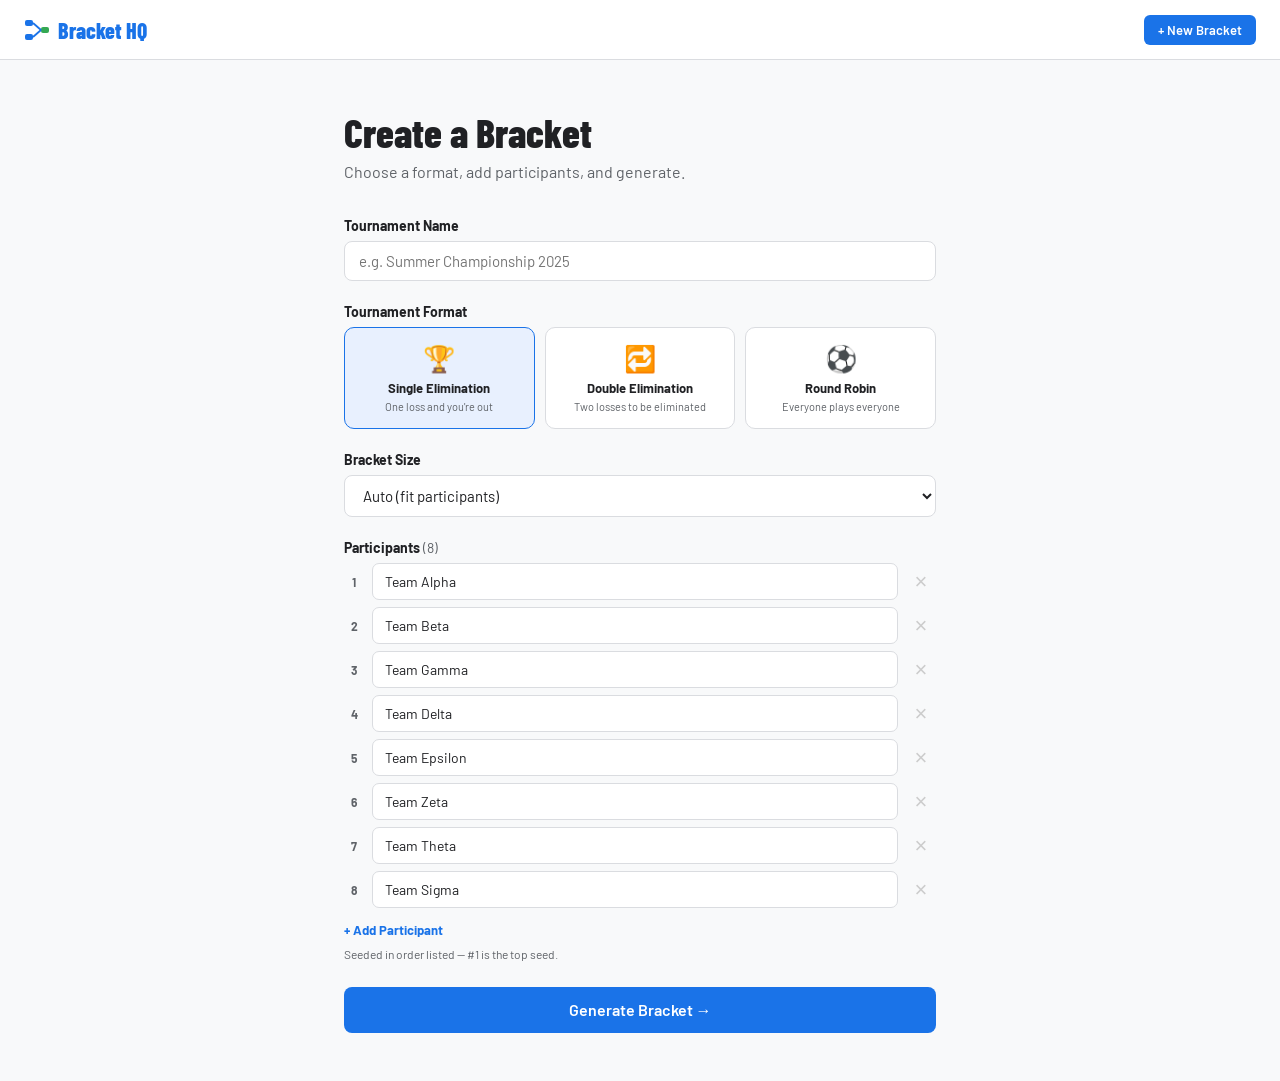
<file: bracket-maker (1).html>
<!DOCTYPE html>
<html lang="en">
<head>
<meta charset="UTF-8"/>
<meta name="viewport" content="width=device-width, initial-scale=1.0"/>
<title>Bracket HQ | Bracket Maker</title>
<link href="https://fonts.googleapis.com/css2?family=Barlow:wght@400;500;600;700;800&family=Barlow+Condensed:wght@700;800&display=swap" rel="stylesheet"/>
<style>
*,*::before,*::after{box-sizing:border-box;margin:0;padding:0}
:root{
  --blue:#1a73e8;--blue-dk:#1558b0;--blue-lt:#e8f0fe;
  --green:#34a853;--green-dk:#2d9148;--green-lt:#e6f4ea;
  --red:#ea4335;--red-lt:#fce8e6;
  --gold:#f9ab00;
  --text:#202124;--muted:#5f6368;--border:#dadce0;--card:#fff;--bg:#f8f9fa;
}
html{scroll-behavior:smooth}
body{font-family:'Barlow',sans-serif;color:var(--text);background:var(--bg);min-height:100vh}

/* NAV */
header{background:#fff;border-bottom:1px solid var(--border);height:60px;display:flex;align-items:center;position:sticky;top:0;z-index:100}
nav{width:100%;max-width:1500px;margin:0 auto;padding:0 24px;display:flex;align-items:center;gap:12px}
.logo{font-family:'Barlow Condensed',sans-serif;font-size:22px;font-weight:800;color:var(--blue);display:flex;align-items:center;gap:8px;cursor:pointer;user-select:none}
.logo svg{width:26px;height:26px;flex-shrink:0}
.sp{flex:1}
.btn{display:inline-flex;align-items:center;justify-content:center;padding:9px 20px;border-radius:6px;font-size:14px;font-weight:600;cursor:pointer;transition:all .15s;border:none;font-family:'Barlow',sans-serif}
.btn-primary{background:var(--blue);color:#fff}.btn-primary:hover{background:var(--blue-dk)}
.btn-outline{border:1.5px solid var(--border);background:#fff;color:var(--text)}.btn-outline:hover{background:#f1f3f4}
.btn-sm{padding:7px 14px;font-size:13px}

/* PAGES */
.page{display:none}.page.active{display:block}

/* SETUP */
.sw{max-width:640px;margin:0 auto;padding:48px 24px}
.sw h1{font-family:'Barlow Condensed',sans-serif;font-size:40px;font-weight:800;margin-bottom:6px}
.sw .sub{color:var(--muted);font-size:16px;margin-bottom:36px}
.fg{margin-bottom:22px}
.fg label{display:block;font-size:14px;font-weight:700;margin-bottom:7px}
.fg input,.fg select{width:100%;padding:10px 14px;border:1.5px solid var(--border);border-radius:8px;font-size:15px;font-family:'Barlow',sans-serif;color:var(--text);background:#fff;outline:none;transition:border-color .15s,box-shadow .15s}
.fg input:focus,.fg select:focus{border-color:var(--blue);box-shadow:0 0 0 3px rgba(26,115,232,.12)}
.tgrid{display:grid;grid-template-columns:repeat(3,1fr);gap:10px}
.tc{border:1.5px solid var(--border);border-radius:10px;padding:14px 10px;cursor:pointer;transition:border-color .15s,background .15s;background:#fff;text-align:center;user-select:none}
.tc:hover{border-color:#aaa;background:#f8f9fa}
.tc.sel{border-color:var(--blue);background:var(--blue-lt)}
.tc-icon{font-size:26px;margin-bottom:6px}
.tc-name{font-size:13px;font-weight:700}
.tc-desc{font-size:11px;color:var(--muted);margin-top:3px;line-height:1.4}

.plist{display:flex;flex-direction:column;gap:7px;margin-bottom:10px}
.prow{display:flex;align-items:center;gap:8px}
.pnum{font-size:12px;font-weight:700;color:var(--muted);min-width:20px;text-align:center;flex-shrink:0}
.prow input{flex:1;padding:9px 12px;border:1.5px solid var(--border);border-radius:7px;font-size:14px;font-family:'Barlow',sans-serif;color:var(--text);outline:none;transition:border-color .15s}
.prow input:focus{border-color:var(--blue)}
.rm{width:30px;height:30px;border:none;background:none;cursor:pointer;color:#ccc;font-size:22px;border-radius:4px;display:flex;align-items:center;justify-content:center;transition:color .15s,background .15s;flex-shrink:0;line-height:1;padding:0}
.rm:hover{color:var(--red);background:var(--red-lt)}
.addp{background:none;border:none;font-family:'Barlow',sans-serif;font-size:13px;font-weight:700;color:var(--blue);cursor:pointer;padding:4px 0;display:flex;align-items:center;gap:4px}
.addp:hover{opacity:.7}
.hint{font-size:12px;color:var(--muted);margin-top:5px}

/* Tab bar */
.tab-bar{border-top:1px solid var(--border);background:#fff;padding:0 16px;overflow-x:auto;white-space:nowrap}
.tab-list{display:inline-flex;gap:0;align-items:flex-end;min-width:max-content}
.tab{display:inline-flex;align-items:center;gap:8px;padding:8px 16px 9px;font-size:13px;font-weight:600;color:var(--muted);cursor:pointer;border-bottom:2.5px solid transparent;transition:color .15s,border-color .15s;user-select:none;white-space:nowrap;max-width:200px}
.tab:hover{color:var(--text)}
.tab.active{color:var(--blue);border-bottom-color:var(--blue)}
.tab-name{overflow:hidden;text-overflow:ellipsis;flex:1;min-width:0}
.tab-close{width:18px;height:18px;border-radius:50%;display:flex;align-items:center;justify-content:center;font-size:13px;line-height:1;color:var(--muted);flex-shrink:0;transition:background .12s,color .12s}
.tab-close:hover{background:#f1f3f4;color:var(--red)}
.tab-add{display:inline-flex;align-items:center;padding:8px 12px 9px;font-size:18px;color:var(--muted);cursor:pointer;border-bottom:2.5px solid transparent;transition:color .15s}
.tab-add:hover{color:var(--blue)}


.bvw{padding:24px;max-width:1500px;margin:0 auto}
.bvh{display:flex;align-items:center;gap:10px;margin-bottom:14px;flex-wrap:wrap}
.bvt{font-family:'Barlow Condensed',sans-serif;font-size:28px;font-weight:800;flex:1;min-width:0}
.badge{display:inline-flex;align-items:center;border-radius:20px;padding:4px 12px;font-size:12px;font-weight:700;white-space:nowrap;background:var(--blue-lt);color:var(--blue)}
.progw{height:5px;background:var(--border);border-radius:3px;margin-bottom:20px}
.progf{height:5px;background:var(--green);border-radius:3px;transition:width .4s}

/* BRACKET STRUCTURE */
.bscroll{overflow-x:auto;overflow-y:visible;padding-bottom:24px}
.rrow{display:flex;align-items:flex-start;gap:0;min-width:max-content}
.rcol{display:flex;flex-direction:column;min-width:208px}
.rlabel{font-size:11px;font-weight:700;text-transform:uppercase;letter-spacing:.8px;color:var(--muted);text-align:center;padding-bottom:8px}

/* MATCH CARD */
.match-outer{display:flex;flex-direction:column;gap:3px}
.match-num{font-size:10px;font-weight:700;color:var(--muted);text-align:center;letter-spacing:.3px;display:flex;align-items:center;gap:5px;justify-content:center;height:16px}
.mnum-dot{width:6px;height:6px;border-radius:50%;background:var(--border);flex-shrink:0}
.match-num.is-next .mnum-dot{background:var(--blue);animation:pulse 1.4s ease-in-out infinite}
.match-num.is-next{color:var(--blue)}
.match-num.is-done{color:#1b7a30}
.match-num.is-done .mnum-dot{background:#1b7a30}
@keyframes pulse{0%,100%{opacity:1}50%{opacity:.35}}

.match{background:var(--card);border:1.5px solid var(--border);border-radius:10px;overflow:hidden;width:184px;flex-shrink:0;transition:box-shadow .15s,border-color .15s}
.match.clickable{cursor:pointer}.match.clickable:hover{box-shadow:0 2px 14px rgba(0,0,0,.12)}
.match.is-next-card{border-color:var(--blue);box-shadow:0 0 0 2px rgba(26,115,232,.15)}
.match.is-done-card{border-color:#a5d6a7}


/* Slots */
.slot{display:flex;align-items:center;gap:7px;padding:9px 10px;border-bottom:1px solid var(--border);min-height:42px}
.slot:last-child{border-bottom:none}
.slot.s-win{background:var(--green-lt)}.slot.s-win .sn{font-weight:700;color:#1b7a30}
.slot.s-lose{background:var(--red-lt)}.slot.s-lose .sn{color:#b31412}
.slot.s-bye{background:#f8f9fa}
.sseed{font-size:11px;font-weight:700;color:var(--muted);min-width:16px;text-align:center;flex-shrink:0}
.sn{font-size:13px;font-weight:500;flex:1;white-space:nowrap;overflow:hidden;text-overflow:ellipsis;max-width:108px}
.sn.tbd{color:var(--muted);font-size:12px;font-style:italic}


/* Connectors */
.mwrap{display:flex;align-items:center}
.conn{display:flex;flex-direction:column;width:22px;flex-shrink:0;align-self:stretch}
.cv{width:1px;background:var(--border);margin:0 auto}
.ch{height:1px;background:var(--border);width:100%}

/* Champion */
.champc{display:flex;align-items:center;padding:0 14px}
.champcard{background:#fff;border:2px solid var(--gold);border-radius:12px;padding:16px 20px;text-align:center;min-width:148px;box-shadow:0 4px 14px rgba(249,171,0,.18)}
.chico{font-size:28px;line-height:1}
.chlb{font-size:10px;font-weight:700;text-transform:uppercase;letter-spacing:.8px;color:var(--gold);margin-top:7px}
.chnm{font-size:17px;font-weight:800;font-family:'Barlow Condensed',sans-serif;margin-top:3px}
.chtbd{font-size:13px;color:var(--muted);margin-top:3px}

.secdiv{font-size:11px;font-weight:700;text-transform:uppercase;letter-spacing:1px;color:var(--blue);padding:14px 0 8px;border-top:2px dashed #c5d8fc;margin-top:8px}

/* ROUND ROBIN */
.rrtw{overflow-x:auto;margin-bottom:28px}
.rrt{border-collapse:collapse;font-size:14px;min-width:100%}
.rrt th,.rrt td{padding:10px 12px;border:1px solid var(--border);text-align:center;white-space:nowrap}
.rrt th{background:#f8f9fa;font-weight:700;font-size:12px;text-transform:uppercase;letter-spacing:.5px}
.rrt td.tnm{text-align:left;font-weight:600;min-width:140px}
.rrt td.self{background:#f1f3f4}
.rrt td.editable{cursor:pointer;transition:background .12s}.rrt td.editable:hover{background:var(--blue-lt)}
.rrt td.wc{background:var(--green-lt);color:#1b7a30;font-weight:700}
.rrt td.lc{background:var(--red-lt);color:#b31412;font-weight:700}
.stitle{font-size:15px;font-weight:700;margin:0 0 10px}
.sbtable{width:100%;border-collapse:collapse;font-size:14px}
.sbtable th,.sbtable td{padding:9px 12px;border:1px solid var(--border);text-align:center}
.sbtable th{background:#f8f9fa;font-weight:700;font-size:12px;text-transform:uppercase;letter-spacing:.5px}
.sbtable td.stnm{text-align:left;font-weight:600}
.sbtable tr:first-child td{background:#fffde7}
.sbtable tr:nth-child(2) td{background:#f8f9fa}
.medal{display:inline-flex;align-items:center;justify-content:center;width:20px;height:20px;border-radius:50%;font-size:10px;font-weight:800;margin-right:4px}
.mg{background:var(--gold);color:#fff}.ms{background:#9aa0a6;color:#fff}.mb{background:#a0522d;color:#fff}

/* MODAL */
.ov{position:fixed;inset:0;background:rgba(0,0,0,.5);z-index:500;display:flex;align-items:center;justify-content:center;padding:16px}
.modal{background:#fff;border-radius:16px;width:390px;max-width:100%;box-shadow:0 12px 40px rgba(0,0,0,.22);overflow:hidden}
.mhead{padding:20px 24px 0}
.mhead h3{font-family:'Barlow Condensed',sans-serif;font-size:22px;font-weight:800;margin-bottom:2px}
.msub{font-size:12px;color:var(--muted)}
.mbody{padding:16px 24px}
.mfoot{padding:0 24px 20px;display:flex;gap:8px;justify-content:flex-end}

/* Modal internals */
.slabel{font-size:11px;font-weight:700;text-transform:uppercase;letter-spacing:.6px;color:var(--muted);margin-bottom:8px}
.mdivider{height:1px;background:var(--border);margin:16px 0 12px}

/* Score counter rows in modal */
.score-rows{display:flex;flex-direction:column;gap:8px;margin-bottom:4px}
.srow-item{display:flex;align-items:center;gap:10px;padding:10px 12px;border-radius:8px;border:1.5px solid var(--border);background:#fff;transition:all .15s}
.srow-item.srow-win{border-color:var(--green);background:var(--green-lt)}
.srow-item.srow-lead{border-color:var(--blue);background:var(--blue-lt)}
.srow-seed{font-size:11px;font-weight:700;color:var(--muted);min-width:22px;text-align:center;flex-shrink:0}
.srow-name{font-size:14px;font-weight:600;flex:1;min-width:0;overflow:hidden;text-overflow:ellipsis;white-space:nowrap}
.vs-label{text-align:center;font-size:11px;font-weight:700;letter-spacing:1px;color:var(--muted)}
.wctr{display:flex;align-items:center;gap:6px;flex-shrink:0}
.wcb{width:30px;height:30px;border-radius:6px;border:1.5px solid var(--border);background:#fff;cursor:pointer;font-size:18px;font-weight:700;display:flex;align-items:center;justify-content:center;transition:all .15s;line-height:1;font-family:'Barlow',sans-serif;color:var(--text);flex-shrink:0}
.wcb:hover{background:#f1f3f4;border-color:#aaa}
.wcnum{font-size:24px;font-weight:800;min-width:32px;text-align:center;color:var(--text)}

/* Score shown on bracket card slot */
.slot-score{font-size:13px;font-weight:800;flex-shrink:0;min-width:18px;text-align:right;color:var(--muted)}
.slot.s-win .slot-score{color:#1b7a30}
.slot.s-lose .slot-score{color:var(--red)}


/* Set-winner buttons */
.wbtns{display:flex;gap:8px}
.wbtn{flex:1;padding:10px 8px;border-radius:8px;border:1.5px solid var(--border);background:#fff;cursor:pointer;font-size:13px;font-weight:700;font-family:'Barlow',sans-serif;transition:all .15s;overflow:hidden;text-overflow:ellipsis;white-space:nowrap;text-align:center}
.wbtn:hover{border-color:var(--green);background:var(--green-lt);color:#1b7a30}
.wbtn.chosen{border-color:var(--green);background:var(--green-lt);color:#1b7a30}

@media(max-width:600px){
  .tgrid{grid-template-columns:1fr 1fr}
  .rcol{min-width:172px}.match{width:162px}.sn{max-width:88px}
  .sw{padding:28px 16px}.modal{width:100%}
}
</style>
</head>
<body>

<header>
  <nav>
    <div class="logo" onclick="goSetup()">
      <svg viewBox="0 0 26 26" fill="none">
        <rect x="1" y="3" width="8" height="6" rx="2" fill="#1a73e8"/>
        <rect x="1" y="17" width="8" height="6" rx="2" fill="#1a73e8"/>
        <rect x="17" y="10" width="8" height="6" rx="2" fill="#34a853"/>
        <line x1="9" y1="6" x2="17" y2="13" stroke="#1a73e8" stroke-width="1.8"/>
        <line x1="9" y1="20" x2="17" y2="13" stroke="#1a73e8" stroke-width="1.8"/>
      </svg>
      Bracket HQ
    </div>
    <span class="sp"></span>
    <button class="btn btn-primary btn-sm" onclick="goSetup()">+ New Bracket</button>
  </nav>
  <!-- Tab bar (shown only on bracket page) -->
  <div class="tab-bar" id="tab-bar" style="display:none">
    <div class="tab-list" id="tab-list"></div>
  </div>
</header>

<!-- SETUP -->
<div id="page-setup" class="page active">
<div class="sw">
  <h1>Create a Bracket</h1>
  <p class="sub">Choose a format, add participants, and generate.</p>

  <div class="fg">
    <label>Tournament Name</label>
    <input type="text" id="tname" placeholder="e.g. Summer Championship 2025"/>
  </div>

  <div class="fg">
    <label>Tournament Format</label>
    <div class="tgrid">
      <div class="tc sel" data-type="single" onclick="selType('single')">
        <div class="tc-icon">🏆</div>
        <div class="tc-name">Single Elimination</div>
        <div class="tc-desc">One loss and you're out</div>
      </div>
      <div class="tc" data-type="double" onclick="selType('double')">
        <div class="tc-icon">🔁</div>
        <div class="tc-name">Double Elimination</div>
        <div class="tc-desc">Two losses to be eliminated</div>
      </div>
      <div class="tc" data-type="rr" onclick="selType('rr')">
        <div class="tc-icon">⚽</div>
        <div class="tc-name">Round Robin</div>
        <div class="tc-desc">Everyone plays everyone</div>
      </div>
    </div>
  </div>


  <div class="fg" id="sizefg">
    <label>Bracket Size</label>
    <select id="tsize">
      <option value="auto">Auto (fit participants)</option>
      <option value="4">4 slots</option>
      <option value="8">8 slots</option>
      <option value="16">16 slots</option>
      <option value="32">32 slots</option>
    </select>
  </div>

  <div class="fg">
    <label>Participants <span id="p-count" style="font-weight:400;color:var(--muted)"></span></label>
    <div class="plist" id="plist"></div>
    <button class="addp" onclick="addP()">+ Add Participant</button>
    <p class="hint">Seeded in order listed — #1 is the top seed.</p>
  </div>

  <button class="btn btn-primary" style="width:100%;padding:13px;font-size:16px;border-radius:8px;margin-top:4px" onclick="generate()">
    Generate Bracket →
  </button>
</div>
</div>

<!-- BRACKET -->
<div id="page-bracket" class="page">
  <div class="bvw">
    <div class="bvh">
      <div class="bvt" id="bvtitle">Tournament</div>
      <span class="badge" id="bvbadge">Single Elimination</span>
      <button class="btn btn-outline btn-sm" onclick="editCurrentBracket()">✏️ Edit</button>
    </div>
    <div class="progw"><div class="progf" id="progf" style="width:0%"></div></div>
    <div id="bcontent"></div>
  </div>
</div>

<!-- MODAL -->
<div class="ov" id="modal" style="display:none" onclick="if(event.target===this)closeModal()">
  <div class="modal">
    <div class="mhead">
      <h3 id="m-title">Match</h3>
      <p class="msub" id="m-sub"></p>
    </div>
    <div class="mbody" id="m-body"></div>
    <div class="mfoot">
      <button class="btn btn-outline btn-sm" onclick="closeModal()">Close</button>
      <button class="btn btn-primary btn-sm" id="confirm-btn" onclick="confirmResult()" style="display:none">Confirm &amp; Advance →</button>
    </div>
  </div>
</div>

<script>
/* ============================================================
   STATE  — multi-bracket support
============================================================ */
let ttype    = 'single';
let brackets = [];      // array of saved bracket state objects
let activeIdx= -1;      // which bracket is currently shown
let G        = {};      // current bracket (mirrors brackets[activeIdx])
let AM       = null;    // active modal

// Editing context: null = creating new, number = editing existing bracket at that index
let editingIdx = null;

const DEFAULTS = ['Team Alpha','Team Beta','Team Gamma','Team Delta',
                  'Team Epsilon','Team Zeta','Team Theta','Team Sigma'];

/* ============================================================
   SETUP
============================================================ */
function init(){
  document.getElementById('plist').innerHTML = '';
  document.getElementById('tname').value = '';
  DEFAULTS.forEach(n => addPVal(n));
  updPCount();
  selType('single');
}

// Pre-fill setup form from an existing bracket for editing
function loadSetupFromBracket(b){
  document.getElementById('tname').value = b.name || '';
  selType(b.type==='rr'?'rr':b.type==='double'?'double':'single');
  document.getElementById('plist').innerHTML = '';
  const teams = b.type==='rr' ? b.teams : extractTeams(b);
  teams.forEach(t => addPVal(t));
  updPCount();
  if(b.type!=='rr'){
    const sv = document.getElementById('tsize');
    sv.value = String(b.size) in {'4':'4','8':'8','16':'16','32':'32'} ? String(b.size) : 'auto';
  }
}

// Extract original team names from a single/double bracket
function extractTeams(b){
  const src = b.type==='single' ? b.rounds[0] : b.wb[0];
  const out = [];
  src.forEach(m=>{
    if(m.a && m.a!=='BYE') out.push({n:m.a,s:m.sa||99});
    if(m.b && m.b!=='BYE') out.push({n:m.b,s:m.sb||99});
  });
  out.sort((a,b)=>a.s-b.s);
  return out.map(x=>x.n);
}

function selType(t){
  ttype = t;
  document.querySelectorAll('.tc').forEach(c => c.classList.toggle('sel', c.dataset.type===t));
  document.getElementById('sizefg').style.display = t === 'rr' ? 'none' : '';
}

function addP(){ addPVal(''); }
function addPVal(v){
  const list = document.getElementById('plist');
  const idx  = list.children.length;
  const d    = document.createElement('div');
  d.className = 'prow';
  d.innerHTML =
    `<span class="pnum">${idx+1}</span>` +
    `<input type="text" placeholder="Participant ${idx+1}" value="${esc(v)}" oninput="updPCount()"/>` +
    `<button class="rm" onclick="this.closest('.prow').remove();renum()">×</button>`;
  list.appendChild(d);
  if(!v) setTimeout(()=>d.querySelector('input').focus(),30);
  updPCount();
}
function renum(){
  document.querySelectorAll('.prow').forEach((r,i)=>r.querySelector('.pnum').textContent=i+1);
  updPCount();
}
function updPCount(){
  const n = document.querySelectorAll('.prow input').length;
  document.getElementById('p-count').textContent = `(${n})`;
}
function getTeams(){
  return [...document.querySelectorAll('.prow input')].map(i=>i.value.trim()).filter(Boolean);
}

/* Go to setup to create a brand-new bracket */
function goSetup(){
  editingIdx = null;
  init();
  showPage('setup');
}

/* Edit the currently viewed bracket */
function editCurrentBracket(){
  editingIdx = activeIdx;
  loadSetupFromBracket(brackets[activeIdx]);
  showPage('setup');
}

function showPage(id){
  document.querySelectorAll('.page').forEach(p=>p.classList.remove('active'));
  document.getElementById('page-'+id).classList.add('active');
  document.getElementById('tab-bar').style.display = id==='bracket' ? '' : 'none';
  window.scrollTo(0,0);
}

function esc(s){
  return String(s||'').replace(/&/g,'&amp;').replace(/</g,'&lt;').replace(/>/g,'&gt;').replace(/"/g,'&quot;');
}

/* ============================================================
   TAB BAR
============================================================ */
function renderTabs(){
  const list = document.getElementById('tab-list');
  list.innerHTML = '';
  brackets.forEach((b,i)=>{
    const pct  = getBracketProgress(b);
    const done = pct===100 ? ' 🏆' : '';
    const tab  = document.createElement('div');
    tab.className = 'tab' + (i===activeIdx?' active':'');
    tab.innerHTML =
      `<span class="tab-name">${esc(b.name)}${done}</span>` +
      `<span class="tab-close" onclick="closeTab(${i},event)" title="Remove">×</span>`;
    tab.addEventListener('click', ()=>switchTab(i));
    list.appendChild(tab);
  });
  // "+" button
  const add = document.createElement('div');
  add.className = 'tab-add';
  add.title = 'New bracket';
  add.textContent = '+';
  add.onclick = goSetup;
  list.appendChild(add);
}

function switchTab(i){
  if(i===activeIdx) return;
  activeIdx = i;
  G = brackets[i];
  renderBracketView();
  renderTabs();
}

function closeTab(i, e){
  e.stopPropagation();
  if(brackets.length===1){
    // last bracket — go back to setup
    brackets = [];
    activeIdx = -1;
    G = {};
    renderTabs();
    goSetup();
    return;
  }
  brackets.splice(i,1);
  if(activeIdx >= brackets.length) activeIdx = brackets.length-1;
  else if(activeIdx > i) activeIdx--;
  G = brackets[activeIdx];
  renderBracketView();
  renderTabs();
}

function getBracketProgress(b){
  let tot=0,dn=0;
  function cnt(rnds){ rnds.forEach(rnd=>rnd.forEach(m=>{ if(m.a&&m.b&&m.a!=='BYE'&&m.b!=='BYE'){tot++;if(m.done)dn++;} })); }
  if(b.type==='single')      cnt(b.rounds);
  else if(b.type==='double') { cnt(b.wb); cnt(b.lb); cnt([b.gf]); }
  else if(b.type==='rr'){
    tot=b.n*(b.n-1)/2;
    for(let i=0;i<b.n;i++) for(let j=i+1;j<b.n;j++) if(b.results[i][j].played)dn++;
  }
  return tot>0 ? Math.round(dn/tot*100) : 0;
}

/* Render the active bracket into the bracket page */
function renderBracketView(){
  const b = brackets[activeIdx];
  document.getElementById('bvtitle').textContent = b.name;
  document.getElementById('bvbadge').textContent =
    {single:'Single Elimination',double:'Double Elimination',rr:'Round Robin'}[b.type];
  if(b.type==='single')      renderSingle();
  else if(b.type==='double') renderDouble();
  else                       renderRR();
  updProg();
}



/* ============================================================
   SEEDING  — seedOrder(8) → [0,7,3,4,1,6,2,5]
   Pairs: seed1 vs seed8, seed4 vs seed5, seed2 vs seed7, seed3 vs seed6
============================================================ */
function seedOrder(n){
  if(n===1) return [0];
  if(n===2) return [0,1];
  const prev = seedOrder(n/2);
  const out  = [];
  prev.forEach(i=>{ out.push(i); out.push(n-1-i); });
  return out;
}

/* ============================================================
   GENERATE
============================================================ */
function nextPow2(n){ let p=1; while(p<n) p*=2; return p; }

function generate(){
  const name  = document.getElementById('tname').value.trim() || 'My Tournament';
  const teams = getTeams();
  if(teams.length<2){ alert('Add at least 2 participants.'); return; }

  // Build new bracket state into G
  if     (ttype==='rr')     genRR(name,teams);
  else if(ttype==='double') genDouble(name,teams);
  else                      genSingle(name,teams);

  if(editingIdx !== null && editingIdx >= 0 && editingIdx < brackets.length){
    // Replace existing bracket
    brackets[editingIdx] = G;
    activeIdx = editingIdx;
  } else {
    // Add as a new bracket tab
    brackets.push(G);
    activeIdx = brackets.length - 1;
  }
  editingIdx = null;

  document.getElementById('bvtitle').textContent = G.name;
  document.getElementById('bvbadge').textContent =
    {single:'Single Elimination',double:'Double Elimination',rr:'Round Robin'}[G.type];

  renderTabs();
  showPage('bracket');

  if(G.type==='single')      renderSingle();
  else if(G.type==='double') renderDouble();
  else                       renderRR();
  updProg();
}

/* ---- match factory ---- */
function mkM(a,sa,b,sb){
  return {a:a||null, sa:sa||null, b:b||null, sb:sb||null,
          wa:0, wb:0, w:null, done:false};
}

/* ============================================================
   SINGLE ELIMINATION
============================================================ */
function genSingle(name,teams){
  const sv   = document.getElementById('tsize').value;
  const size = sv==='auto' ? nextPow2(teams.length) : parseInt(sv);
  const nr   = Math.log2(size);
  const p    = teams.slice();
  while(p.length<size) p.push('BYE');

  const order = seedOrder(size);
  const r1    = [];
  for(let i=0;i<order.length;i+=2){
    const ai=order[i], bi=order[i+1];
    r1.push(mkM(p[ai], ai<teams.length?ai+1:null,
                p[bi], bi<teams.length?bi+1:null));
  }
  const rounds = [r1];
  for(let r=1;r<nr;r++){
    const rnd=[];
    for(let m=0;m<rounds[r-1].length/2;m++) rnd.push(mkM(null,null,null,null));
    rounds.push(rnd);
  }
  // auto-advance BYEs
  r1.forEach((m,mi)=>{
    if(m.b==='BYE'&&m.a&&m.a!=='BYE'){ m.w=m.a; m.done=true; fwdSE(rounds,0,mi,m.a,m.sa); }
    else if(m.a==='BYE'&&m.b&&m.b!=='BYE'){ m.w=m.b; m.done=true; fwdSE(rounds,0,mi,m.b,m.sb); }
  });

  G={type:'single',name,rounds,size};
  renderSingle(); updProg();
}

function fwdSE(rounds,r,mi,winner,seed){
  if(r+1>=rounds.length) return;
  const nxt=rounds[r+1][Math.floor(mi/2)];
  if(mi%2===0){nxt.a=winner;nxt.sa=seed;}
  else         {nxt.b=winner;nxt.sb=seed;}
  // cascade BYE
  if(nxt.b==='BYE'&&nxt.a&&nxt.a!=='BYE'){nxt.w=nxt.a;nxt.done=true;fwdSE(rounds,r+1,Math.floor(mi/2),nxt.a,nxt.sa);}
  else if(nxt.a==='BYE'&&nxt.b&&nxt.b!=='BYE'){nxt.w=nxt.b;nxt.done=true;fwdSE(rounds,r+1,Math.floor(mi/2),nxt.b,nxt.sb);}
}

/* ============================================================
   DOUBLE ELIMINATION
============================================================ */
function genDouble(name,teams){
  const sv   = document.getElementById('tsize').value;
  const size = sv==='auto' ? nextPow2(teams.length) : parseInt(sv);
  const p    = teams.slice();
  while(p.length<size) p.push('BYE');

  const wbRounds = Math.log2(size);
  const order    = seedOrder(size);

  const wb=[]; const wbR1=[];
  for(let i=0;i<order.length;i+=2){
    const ai=order[i],bi=order[i+1];
    wbR1.push(mkM(p[ai],ai<teams.length?ai+1:null,p[bi],bi<teams.length?bi+1:null));
  }
  wb.push(wbR1);
  for(let r=1;r<wbRounds;r++){
    const rnd=[];
    for(let m=0;m<wb[r-1].length/2;m++) rnd.push(mkM(null,null,null,null));
    wb.push(rnd);
  }
  wbR1.forEach((m,mi)=>{
    if(m.b==='BYE'&&m.a&&m.a!=='BYE'){m.w=m.a;m.done=true;}
    else if(m.a==='BYE'&&m.b&&m.b!=='BYE'){m.w=m.b;m.done=true;}
  });

  // LB: 2*(wbRounds-1) rounds
  const lb=[];
  for(let r=0;r<2*(wbRounds-1);r++){
    const cnt=Math.max(1,size/Math.pow(2,Math.floor(r/2)+2));
    const rnd=[];
    for(let m=0;m<cnt;m++) rnd.push(mkM(null,null,null,null));
    lb.push(rnd);
  }

  const gf=[mkM(null,null,null,null)];
  G={type:'double',name,wb,lb,gf,size};
  renderDouble(); updProg();
}

/* ============================================================
   ROUND ROBIN
============================================================ */
function genRR(name,teams){
  const n=teams.length;
  const results=Array.from({length:n},()=>
    Array.from({length:n},()=>({played:false,si:0,sj:0,wi:false}))
  );
  G={type:'rr',name,teams,results,n};
  renderRR(); updProg();
}

/* ============================================================
   RENDER HELPERS
============================================================ */
function roundLabel(r,total){
  const fe=total-1-r;
  if(fe===0) return 'Final';
  if(fe===1) return 'Semifinals';
  if(fe===2) return 'Quarterfinals';
  return `Round of ${Math.pow(2,fe+1)}`;
}

/* Returns the key of the first incomplete playable match */
function nextMatchKey(){
  function check(list,prefix){
    for(let r=0;r<list.length;r++)
      for(let m=0;m<list[r].length;m++){
        const x=list[r][m];
        if(x.a&&x.b&&x.a!=='BYE'&&x.b!=='BYE'&&!x.done) return `${prefix}-${r}-${m}`;
      }
    return null;
  }
  if(G.type==='single') return check(G.rounds,'s');
  if(G.type==='double'){
    return check(G.wb,'wb') || check(G.lb,'lb') ||
      (G.gf[0].a&&G.gf[0].b&&!G.gf[0].done ? 'gf-0-0' : null);
  }
  return null;
}

/* Build a match card HTML string.
   num  = display number (integer) or null (don't show label for TBD slots) */
function matchCard(m, ctx, r, mi, num){
  const hasBothTeams = !!(m.a && m.b && m.a!=='BYE' && m.b!=='BYE');
  // ALL real matches are clickable — done ones too (for editing)
  const canClick = hasBothTeams;
  const nk  = nextMatchKey();
  const myK = `${ctx}-${r}-${mi}`;
  const isNext = !m.done && myK===nk;

  // ---- number label ----
  let numHtml = '<div style="height:16px"></div>';
  if(num !== null && hasBothTeams){
    const cls = m.done ? 'match-num is-done' : isNext ? 'match-num is-next' : 'match-num';
    const label = m.done ? `Match ${num} ✓` : `Match ${num}`;
    numHtml = `<div class="${cls}"><div class="mnum-dot"></div>${label}</div>`;
  }

  // ---- slots ----
  const aWin  = m.done && m.w===m.a;
  const bWin  = m.done && m.w===m.b;
  const aLose = m.done && !aWin && m.a && m.a!=='BYE';
  const bLose = m.done && !bWin && m.b && m.b!=='BYE';

  function slotHTML(name,seed,wins,isWin,isLose){
    const tbd = !name, bye = name==='BYE';
    let sc = 'slot';
    if(isWin)  sc+=' s-win';
    if(isLose) sc+=' s-lose';
    if(bye)    sc+=' s-bye';
    const nm = tbd ? `<span class="sn tbd">TBD</span>`
             : bye ? `<span class="sn tbd">BYE</span>`
             : `<span class="sn">${esc(name)}</span>`;
    const sd  = seed ? `<span class="sseed">${seed}</span>` : `<span class="sseed"></span>`;
    const chk = isWin ? `<span style="font-size:11px;color:#1b7a30;flex-shrink:0">✓</span>` : '';
    const showScore = !!(name && !bye && (isWin || isLose || wins > 0));
    const sc2 = showScore ? `<span class="slot-score">${wins}</span>` : '';
    return `<div class="${sc}">${sd}${nm}${chk}${sc2}</div>`;
  }

  const mc = ['match', canClick?'clickable':'', isNext?'is-next-card':'', m.done?'is-done-card':'']
    .filter(Boolean).join(' ');
  const title = m.done ? 'title="Click to edit result"' : '';
  const oc = canClick ? `onclick="openModal('${ctx}',${r},${mi})"` : '';

  return `<div class="match-outer">
    ${numHtml}
    <div class="${mc}" ${oc} ${title}>
      ${slotHTML(m.a,m.sa,m.wa,aWin,aLose)}
      ${slotHTML(m.b,m.sb,m.wb,bWin,bLose)}
    </div>
  </div>`;
}

/* ============================================================
   RENDER — SINGLE
============================================================ */
function renderSingle(){
  const {rounds}=G;
  const nr=rounds.length, base=rounds[0].length;
  const MH = 98;

  // Assign match numbers ONLY to slots that have two real teams
  let counter=0;
  const nums=rounds.map(rnd=>rnd.map(m=>{
    if(m.a&&m.b&&m.a!=='BYE'&&m.b!=='BYE') return ++counter;
    return null;
  }));

  let h='<div class="bscroll"><div class="rrow">';
  rounds.forEach((rnd,r)=>{
    const nm=rnd.length, cell=(base/nm)*MH;
    h+=`<div class="rcol"><div class="rlabel">${roundLabel(r,nr)}</div><div class="mcol">`;
    rnd.forEach((m,mi)=>{
      const topPad=mi===0?Math.max(0,cell/2-MH/2):Math.max(0,cell-MH);
      h+=`<div class="mwrap" style="padding-top:${topPad}px">`;
      h+=matchCard(m,'s',r,mi,nums[r][mi]);
      if(r<nr-1){
        const half=cell/2, top=(mi%2===0);
        h+=`<div class="conn" style="height:${MH}px">`;
        if(top) h+=`<div style="flex:1"></div><div class="ch"></div><div class="cv" style="height:${half}px"></div>`;
        else    h+=`<div class="cv" style="height:${half}px"></div><div class="ch"></div><div style="flex:1"></div>`;
        h+=`</div>`;
      }
      h+=`</div>`;
    });
    h+=`</div></div>`;
  });
  h+=champCard(rounds[nr-1][0]?.w)+'</div></div>';
  document.getElementById('bcontent').innerHTML=h;
}

/* ============================================================
   RENDER — DOUBLE
============================================================ */
function renderDouble(){
  const {wb,lb,gf}=G;
  const nwb=wb.length, base=wb[0].length;
  const MH=98;

  let counter=0;
  const wbN=wb.map(rnd=>rnd.map(m=>(m.a&&m.b&&m.a!=='BYE'&&m.b!=='BYE')?++counter:null));
  const lbN=lb.map(rnd=>rnd.map(m=>(m.a&&m.b&&m.a!=='BYE'&&m.b!=='BYE')?++counter:null));
  const gfN=(gf[0].a&&gf[0].b&&gf[0].a!=='BYE'&&gf[0].b!=='BYE')?++counter:null;

  let h='<div class="bscroll">';

  // WB
  h+='<div class="secdiv">Winners Bracket</div><div class="rrow">';
  wb.forEach((rnd,r)=>{
    const nm=rnd.length, cell=(base/nm)*MH;
    h+=`<div class="rcol"><div class="rlabel">WB – ${roundLabel(r,nwb)}</div><div class="mcol">`;
    rnd.forEach((m,mi)=>{
      const topPad=mi===0?Math.max(0,cell/2-MH/2):Math.max(0,cell-MH);
      h+=`<div class="mwrap" style="padding-top:${topPad}px">`;
      h+=matchCard(m,'wb',r,mi,wbN[r][mi]);
      if(r<nwb-1){
        const half=cell/2, top=(mi%2===0);
        h+=`<div class="conn" style="height:${MH}px">`;
        if(top) h+=`<div style="flex:1"></div><div class="ch"></div><div class="cv" style="height:${half}px"></div>`;
        else    h+=`<div class="cv" style="height:${half}px"></div><div class="ch"></div><div style="flex:1"></div>`;
        h+=`</div>`;
      }
      h+=`</div>`;
    });
    h+=`</div></div>`;
  });
  h+='</div>';

  // LB
  if(lb.length>0){
    const lbBase=lb[0].length;
    h+='<div class="secdiv" style="margin-top:20px">Losers Bracket</div><div class="rrow">';
    lb.forEach((rnd,r)=>{
      const nm=rnd.length, cell=lbBase>0?(lbBase/Math.max(nm,1))*MH:MH;
      h+=`<div class="rcol"><div class="rlabel">LB Round ${r+1}</div><div class="mcol">`;
      rnd.forEach((m,mi)=>{
        const topPad=mi===0?Math.max(0,cell/2-MH/2):Math.max(0,cell-MH);
        h+=`<div class="mwrap" style="padding-top:${topPad}px">`;
        h+=matchCard(m,'lb',r,mi,lbN[r][mi]);
        h+=`</div>`;
      });
      h+=`</div></div>`;
    });
    h+='</div>';
  }

  // GF
  h+='<div class="secdiv" style="margin-top:20px">Grand Final</div><div class="rrow">';
  h+=`<div class="rcol"><div class="rlabel">Grand Final</div><div class="mcol"><div class="mwrap">`;
  h+=matchCard(gf[0],'gf',0,0,gfN);
  h+=`</div></div></div>`;
  h+=champCard(gf[0]?.w)+'</div></div>';
  document.getElementById('bcontent').innerHTML=h;
}

function champCard(name){
  return `<div class="champc"><div class="champcard">
    <div class="chico">🏆</div><div class="chlb">Champion</div>
    ${name?`<div class="chnm">${esc(name)}</div>`:`<div class="chtbd">TBD</div>`}
  </div></div>`;
}

/* ============================================================
   RENDER — ROUND ROBIN
============================================================ */
function renderRR(){
  const {teams,results,n}=G;
  const wins=Array(n).fill(0), losses=Array(n).fill(0);
  for(let i=0;i<n;i++) for(let j=0;j<n;j++)
    if(i!==j&&results[i][j].played){ if(results[i][j].wi) wins[i]++; else losses[i]++; }

  let h='<div class="rrtw"><table class="rrt"><thead><tr><th></th>';
  teams.forEach(t=>{ h+=`<th>${esc(t)}</th>`; });
  h+='<th>W</th><th>L</th><th>Pts</th></tr></thead><tbody>';
  teams.forEach((t,i)=>{
    h+=`<tr><td class="tnm">${esc(t)}</td>`;
    teams.forEach((_,j)=>{
      if(i===j){h+=`<td class="self">—</td>`;return;}
      const r=results[i][j];
      h+=r.played?`<td class="${r.wi?'wc':'lc'}">${r.si}–${r.sj}</td>`
                 :`<td class="editable" onclick="openRRModal(${i},${j})">vs</td>`;
    });
    h+=`<td><b>${wins[i]}</b></td><td>${losses[i]}</td><td><b>${wins[i]*3}</b></td></tr>`;
  });
  h+='</tbody></table></div>';

  const ranked=teams.map((_,i)=>i).sort((a,b)=>(wins[b]-wins[a])||(losses[a]-losses[b]));
  h+='<div class="stitle">Standings</div><table class="sbtable"><thead><tr><th>#</th><th style="text-align:left">Team</th><th>W</th><th>L</th><th>Pts</th></tr></thead><tbody>';
  ranked.forEach((ti,rk)=>{
    const m=rk===0?`<span class="medal mg">1</span>`:rk===1?`<span class="medal ms">2</span>`:rk===2?`<span class="medal mb">3</span>`:`${rk+1}`;
    h+=`<tr><td>${m}</td><td class="stnm">${esc(teams[ti])}</td><td><b>${wins[ti]}</b></td><td>${losses[ti]}</td><td><b>${wins[ti]*3}</b></td></tr>`;
  });
  h+='</tbody></table>';
  document.getElementById('bcontent').innerHTML=h;
}

/* ============================================================
   MODAL
============================================================ */
function getMatch(ctx,r,mi){
  if(ctx==='s')  return G.rounds[r][mi];
  if(ctx==='wb') return G.wb[r][mi];
  if(ctx==='lb') return G.lb[r][mi];
  if(ctx==='gf') return G.gf[mi];
  return null;
}

/* ============================================================
   CASCADE RESET  — recursively wipes a confirmed match and all
   downstream results that depended on it. Keeps game-win tallies
   so the user sees the previous scores when re-editing.
============================================================ */
function cascadeReset(ctx,r,mi){
  const m=getMatch(ctx,r,mi);
  if(!m) return;
  const oldW=m.w;
  const oldLoser=oldW?(oldW===m.a?m.b:m.a):null;
  m.done=false; m.w=null;

  function clearSlot(nxt,isA){
    if(!nxt) return;
    if(isA){if(nxt.a===oldW){nxt.a=null;nxt.sa=null;}}
    else    {if(nxt.b===oldW){nxt.b=null;nxt.sb=null;}}
    nxt.w=null; nxt.done=false;
  }

  if(ctx==='s'){
    if(r+1<G.rounds.length){
      const nm=Math.floor(mi/2);
      const nxt=G.rounds[r+1][nm];
      clearSlot(nxt, mi%2===0);
      if(oldW) cascadeReset('s',r+1,nm);
    }
  } else if(ctx==='wb'){
    if(r+1<G.wb.length){
      const nm=Math.floor(mi/2);
      const nxt=G.wb[r+1][nm];
      clearSlot(nxt, mi%2===0);
      if(oldW) cascadeReset('wb',r+1,nm);
    } else {
      if(G.gf[0].a===oldW){G.gf[0].a=null;G.gf[0].sa=null;G.gf[0].w=null;G.gf[0].done=false;}
    }
    // Remove loser from LB
    if(oldLoser&&G.lb.length>0){
      const lbIdx=Math.min(r*2,G.lb.length-1);
      G.lb[lbIdx].forEach((lm,li)=>{
        if(lm.a===oldLoser){lm.a=null;lm.sa=null;lm.w=null;lm.done=false;cascadeReset('lb',lbIdx,li);}
        else if(lm.b===oldLoser){lm.b=null;lm.sb=null;lm.w=null;lm.done=false;cascadeReset('lb',lbIdx,li);}
      });
    }
  } else if(ctx==='lb'){
    if(r+1<G.lb.length){
      const nm=Math.floor(mi/2);
      const nxt=G.lb[r+1][nm];
      clearSlot(nxt, mi%2===0);
      if(oldW) cascadeReset('lb',r+1,nm);
    } else {
      if(G.gf[0].b===oldW){G.gf[0].b=null;G.gf[0].sb=null;G.gf[0].w=null;G.gf[0].done=false;}
    }
  }
  // gf: nothing downstream
}

/* Open a match for editing. If it was already confirmed, cascade-undo first. */
function openModal(ctx,r,mi){
  const m=getMatch(ctx,r,mi);
  if(!m||!m.a||!m.b||m.a==='BYE'||m.b==='BYE') return;
  if(m.done){ cascadeReset(ctx,r,mi); updProg(); }
  AM={ctx,r,mi};
  buildModal(m);
  document.getElementById('modal').style.display='flex';
}

function openRRModal(i,j){
  AM={ctx:'rr',i,j};
  const r=G.results[i][j];
  document.getElementById('m-title').textContent='Match Result';
  document.getElementById('m-sub').textContent=`${esc(G.teams[i])} vs ${esc(G.teams[j])}`;
  document.getElementById('confirm-btn').style.display='';
  document.getElementById('m-body').innerHTML=`
    <div class="slabel">Score</div>
    <div class="trow" id="rr-a">
      <span class="tbadge">#${i+1}</span>
      <span class="tname">${esc(G.teams[i])}</span>
      <div class="wctr">
        <button class="wcb minus" onclick="rrAdj(0,-1)">−</button>
        <span class="wcnum" id="rr-sa">${r.played?r.si:0}</span>
        <button class="wcb plus"  onclick="rrAdj(0,1)">+</button>
      </div>
    </div>
    <div style="text-align:center;font-size:11px;font-weight:700;letter-spacing:1px;color:var(--muted);margin:4px 0">VS</div>
    <div class="trow" id="rr-b">
      <span class="tbadge">#${j+1}</span>
      <span class="tname">${esc(G.teams[j])}</span>
      <div class="wctr">
        <button class="wcb minus" onclick="rrAdj(1,-1)">−</button>
        <span class="wcnum" id="rr-sb">${r.played?r.sj:0}</span>
        <button class="wcb plus"  onclick="rrAdj(1,1)">+</button>
      </div>
    </div>`;
  document.getElementById('modal').style.display='flex';
}

function rrAdj(who,d){
  const sa=document.getElementById('rr-sa');
  const sb=document.getElementById('rr-sb');
  if(who===0) sa.textContent=Math.max(0,(parseInt(sa.textContent)||0)+d);
  else        sb.textContent=Math.max(0,(parseInt(sb.textContent)||0)+d);
  const a=parseInt(sa.textContent)||0, b=parseInt(sb.textContent)||0;
  document.getElementById('rr-a').classList.toggle('t-lead',a>b);
  document.getElementById('rr-b').classList.toggle('t-lead',b>a);
}

function buildModal(m){
  const {ctx,r,mi}=AM;
  const labels={s:'Single Elim',wb:'Winners Bracket',lb:'Losers Bracket',gf:'Grand Final'};
  const isEdit=m.done;

  document.getElementById('m-title').textContent = isEdit ? 'Edit Result' : 'Match';
  document.getElementById('m-sub').textContent=`${labels[ctx]} · ${esc(m.a)} vs ${esc(m.b)}`;

  const editBanner = isEdit ? `<div style="background:#fff8e1;border:1.5px solid #f9ab00;border-radius:8px;padding:9px 12px;margin-bottom:14px;font-size:12px;font-weight:600;color:#7a5100;display:flex;align-items:center;gap:8px;">
    <span>✏️</span><span style="flex:1">This match is confirmed. Change the winner or click Undo to revert.</span>
    <button class="wcb" style="font-size:11px;padding:4px 8px;width:auto;height:auto;white-space:nowrap" onclick="resetMatch()">Undo</button>
  </div>` : '';

  document.getElementById('m-body').innerHTML=`
    ${editBanner}
    <div class="score-rows">
      <div class="srow-item${m.w===m.a?' srow-win':''}">
        <span class="srow-seed">${m.sa?'#'+m.sa:''}</span>
        <span class="srow-name">${esc(m.a)}</span>
        <div class="wctr">
          <button class="wcb" onclick="adjScore('a',-1)">−</button>
          <span class="wcnum" id="wc-a">${m.wa}</span>
          <button class="wcb" onclick="adjScore('a',1)">+</button>
        </div>
      </div>
      <div class="vs-label">VS</div>
      <div class="srow-item${m.w===m.b?' srow-win':''}">
        <span class="srow-seed">${m.sb?'#'+m.sb:''}</span>
        <span class="srow-name">${esc(m.b)}</span>
        <div class="wctr">
          <button class="wcb" onclick="adjScore('b',-1)">−</button>
          <span class="wcnum" id="wc-b">${m.wb}</span>
          <button class="wcb" onclick="adjScore('b',1)">+</button>
        </div>
      </div>
    </div>
    <div class="mdivider"></div>
    <div class="slabel">Set winner <span style="font-weight:400;color:var(--muted)">(click again to uncheck)</span></div>
    <div class="wbtns">
      <button class="wbtn${m.w===m.a?' chosen':''}" id="wb-a" onclick="setWinner('a')">🏆 ${esc(m.a)}</button>
      <button class="wbtn${m.w===m.b?' chosen':''}" id="wb-b" onclick="setWinner('b')">🏆 ${esc(m.b)}</button>
    </div>`;

  const confirmBtn = document.getElementById('confirm-btn');
  confirmBtn.textContent = isEdit ? 'Update Result' : 'Confirm & Advance →';
  confirmBtn.style.display = m.w ? '' : 'none';
}

/* setWinner: clicking the already-chosen winner UNchecks it (toggle) */
function setWinner(who){
  const m = getMatch(AM.ctx, AM.r, AM.mi);
  const picked = (who==='a') ? m.a : m.b;
  m.w = (m.w===picked) ? null : picked;
  document.getElementById('wb-a')?.classList.toggle('chosen', m.w===m.a);
  document.getElementById('wb-b')?.classList.toggle('chosen', m.w===m.b);
  document.getElementById('confirm-btn').style.display = m.w ? '' : 'none';
  // update score row win highlight
  const rows = document.querySelectorAll('.srow-item');
  if(rows.length===2){
    rows[0].classList.toggle('srow-win', m.w===m.a);
    rows[1].classList.toggle('srow-win', m.w===m.b);
    rows[0].classList.toggle('srow-lead', !m.w && m.wa>m.wb);
    rows[1].classList.toggle('srow-lead', !m.w && m.wb>m.wa);
  }
}

/* adjScore: track game wins per team — no auto-winner */
function adjScore(who, d){
  const m = getMatch(AM.ctx, AM.r, AM.mi);
  if(who==='a') m.wa = Math.max(0, m.wa + d);
  else          m.wb = Math.max(0, m.wb + d);
  document.getElementById('wc-a').textContent = m.wa;
  document.getElementById('wc-b').textContent = m.wb;
  // update leading highlight on score rows
  document.querySelectorAll('.srow-item').forEach((el,i)=>{
    const leading = i===0 ? m.wa>m.wb : m.wb>m.wa;
    el.classList.toggle('srow-lead', leading);
  });
}


function cascadeReset(ctx, r, mi){
  const m = getMatch(ctx, r, mi);
  if(!m || !m.done) return;
  const oldW    = m._prevW || m.w;
  const oldLoser= oldW===m.a ? m.b : m.a;
  m.done=false; m.w=null; m._prevW=null; m.wa=0; m.wb=0;
  if(!oldW) return;

  if(ctx==='s'){
    if(r+1<G.rounds.length){
      const nxt=G.rounds[r+1][Math.floor(mi/2)];
      if(mi%2===0&&nxt.a===oldW){nxt.a=null;nxt.sa=null;}
      if(mi%2===1&&nxt.b===oldW){nxt.b=null;nxt.sb=null;}
      if(nxt.done) cascadeReset('s',r+1,Math.floor(mi/2));
    }
  } else if(ctx==='wb'){
    if(r+1<G.wb.length){
      const nxt=G.wb[r+1][Math.floor(mi/2)];
      if(mi%2===0&&nxt.a===oldW){nxt.a=null;nxt.sa=null;}
      if(mi%2===1&&nxt.b===oldW){nxt.b=null;nxt.sb=null;}
      if(nxt.done) cascadeReset('wb',r+1,Math.floor(mi/2));
    } else {
      if(G.gf[0].a===oldW){G.gf[0].a=null;G.gf[0].sa=null;}
      if(G.gf[0].done) cascadeReset('gf',0,0);
    }
    if(G.lb.length>0){
      const lbIdx=Math.min(r*2,G.lb.length-1);
      G.lb[lbIdx].forEach((lm,li)=>{
        if(lm.a===oldLoser){lm.a=null;lm.sa=null;if(lm.done)cascadeReset('lb',lbIdx,li);}
        else if(lm.b===oldLoser){lm.b=null;lm.sb=null;if(lm.done)cascadeReset('lb',lbIdx,li);}
      });
    }
  } else if(ctx==='lb'){
    if(r+1<G.lb.length){
      const nxt=G.lb[r+1][Math.floor(mi/2)];
      if(mi%2===0&&nxt.a===oldW){nxt.a=null;nxt.sa=null;}
      if(mi%2===1&&nxt.b===oldW){nxt.b=null;nxt.sb=null;}
      if(nxt.done) cascadeReset('lb',r+1,Math.floor(mi/2));
    } else {
      if(G.gf[0].b===oldW){G.gf[0].b=null;G.gf[0].sb=null;}
      if(G.gf[0].done) cascadeReset('gf',0,0);
    }
  }
  // gf: nothing downstream
}

/* undoMatch — "Undo" button inside the edit banner */
function undoMatch(){
  resetMatch();
}

function closeModal(){
  if(AM){
    renderBracketView();
    renderTabs(); // update progress emoji in tab name
  }
  document.getElementById('modal').style.display='none';
  AM=null;
}

/* ============================================================
   CONFIRM & ADVANCE
============================================================ */
function confirmResult(){
  if(!AM) return;

  // RR
  if(AM.ctx==='rr'){
    const {i,j}=AM;
    const sa=parseInt(document.getElementById('rr-sa').textContent)||0;
    const sb=parseInt(document.getElementById('rr-sb').textContent)||0;
    if(sa===sb){alert('Scores cannot be tied.');return;}
    const r=G.results[i][j], r2=G.results[j][i];
    r.played=true;r.si=sa;r.sj=sb;r.wi=(sa>sb);
    r2.played=true;r2.si=sb;r2.sj=sa;r2.wi=(sb>sa);
    closeModal(); return;
  }

  const {ctx,r,mi}=AM;
  const m=getMatch(ctx,r,mi);
  if(!m.w){alert('Please click a "Set winner" button first.');return;}

  // If already done with a DIFFERENT winner, reverse the old result first
  if(m.done && m.w !== m._prevW){
    // store new intended winner, temporarily clear m.w so resetMatch logic can read old one
    const newWinner=m.w;
    // reset match silently (no modal re-open)
    _silentReset(ctx,r,mi);
    // restore new winner choice
    m.w=newWinner;
  }

  const winner=m.w;
  const loser = winner===m.a?m.b:m.a;
  const wseed = winner===m.a?m.sa:m.sb;
  const lseed = winner===m.a?m.sb:m.sa;
  m.done=true;
  m._prevW=winner; // remember for future edits

  if(ctx==='s'){
    fwdSE(G.rounds,r,mi,winner,wseed);
  }else if(ctx==='wb'){
    if(r+1<G.wb.length){
      const nxt=G.wb[r+1][Math.floor(mi/2)];
      if(mi%2===0){nxt.a=winner;nxt.sa=wseed;}else{nxt.b=winner;nxt.sb=wseed;}
    }else{
      G.gf[0].a=winner;G.gf[0].sa=wseed;
    }
    if(G.lb.length>0){
      const lbIdx=Math.min(r*2,G.lb.length-1);
      const lbR=G.lb[lbIdx];
      const slot=lbR.find(lm=>!lm.a)||lbR.find(lm=>lm.a&&!lm.b);
      if(slot){if(!slot.a){slot.a=loser;slot.sa=lseed;}else{slot.b=loser;slot.sb=lseed;}}
    }
  }else if(ctx==='lb'){
    if(r+1<G.lb.length){
      const nxt=G.lb[r+1][Math.floor(mi/2)];
      if(mi%2===0){nxt.a=winner;nxt.sa=wseed;}else{nxt.b=winner;nxt.sb=wseed;}
    }else{
      G.gf[0].b=winner;G.gf[0].sb=wseed;
    }
  }

  closeModal();
}

/* Silent reset — like resetMatch but doesn't re-open modal */
function _silentReset(ctx,r,mi){
  const m=getMatch(ctx,r,mi);
  if(!m) return;
  const oldW=m._prevW||m.w;
  const oldLoser=oldW===m.a?m.b:m.a;
  const oldLseed=oldW===m.a?m.sb:m.sa;
  m.done=false; m.w=null; m._prevW=null;

  if(ctx==='s'){
    if(r+1<G.rounds.length){
      const nxt=G.rounds[r+1][Math.floor(mi/2)];
      if(mi%2===0){if(nxt.a===oldW){nxt.a=null;nxt.sa=null;}}
      else         {if(nxt.b===oldW){nxt.b=null;nxt.sb=null;}}
      if(nxt.done) cascadeReset('s',r+1,Math.floor(mi/2));
    }
  }else if(ctx==='wb'){
    if(r+1<G.wb.length){
      const nxt=G.wb[r+1][Math.floor(mi/2)];
      if(mi%2===0){if(nxt.a===oldW){nxt.a=null;nxt.sa=null;}}
      else         {if(nxt.b===oldW){nxt.b=null;nxt.sb=null;}}
      if(nxt.done) cascadeReset('wb',r+1,Math.floor(mi/2));
    }else{
      if(G.gf[0].a===oldW){G.gf[0].a=null;G.gf[0].sa=null;}
      if(G.gf[0].done) cascadeReset('gf',0,0);
    }
    if(G.lb.length>0){
      const lbIdx=Math.min(r*2,G.lb.length-1);
      G.lb[lbIdx].forEach((lm,li)=>{
        if(lm.a===oldLoser){lm.a=null;lm.sa=null;if(lm.done)cascadeReset('lb',lbIdx,li);}
        else if(lm.b===oldLoser){lm.b=null;lm.sb=null;if(lm.done)cascadeReset('lb',lbIdx,li);}
      });
    }
  }else if(ctx==='lb'){
    if(r+1<G.lb.length){
      const nxt=G.lb[r+1][Math.floor(mi/2)];
      if(mi%2===0){if(nxt.a===oldW){nxt.a=null;nxt.sa=null;}}
      else         {if(nxt.b===oldW){nxt.b=null;nxt.sb=null;}}
      if(nxt.done) cascadeReset('lb',r+1,Math.floor(mi/2));
    }else{
      if(G.gf[0].b===oldW){G.gf[0].b=null;G.gf[0].sb=null;}
      if(G.gf[0].done) cascadeReset('gf',0,0);
    }
  }
}

/* resetMatch — called by Undo button in edit banner */
function resetMatch(){
  if(!AM) return;
  const {ctx,r,mi}=AM;
  cascadeReset(ctx,r,mi);
  document.getElementById('modal').style.display='none';
  AM=null;
  renderBracketView();
  renderTabs();
  // Re-open so user can immediately enter correct result
  setTimeout(()=>openModal(ctx,r,mi), 80);
}

/* ============================================================
   PROGRESS
============================================================ */
function updProg(){
  let tot=0,dn=0;
  function cnt(rnds){rnds.forEach(rnd=>rnd.forEach(m=>{if(m.a&&m.b&&m.a!=='BYE'&&m.b!=='BYE'){tot++;if(m.done)dn++;}}));}
  if(G.type==='single')      cnt(G.rounds);
  else if(G.type==='double') {cnt(G.wb);cnt(G.lb);cnt([G.gf]);}
  else if(G.type==='rr'){
    tot=G.n*(G.n-1)/2;
    for(let i=0;i<G.n;i++) for(let j=i+1;j<G.n;j++) if(G.results[i][j].played)dn++;
  }
  document.getElementById('progf').style.width=(tot>0?Math.round(dn/tot*100):0)+'%';
}

/* ============================================================
   KEYBOARD
============================================================ */
document.addEventListener('keydown',e=>{
  if(e.key==='Escape'&&AM) closeModal();
  if(e.key==='Enter'&&AM)  confirmResult();
});

/* ============================================================
   BOOT
============================================================ */
init();
</script>
</body>
</html>
</file>
